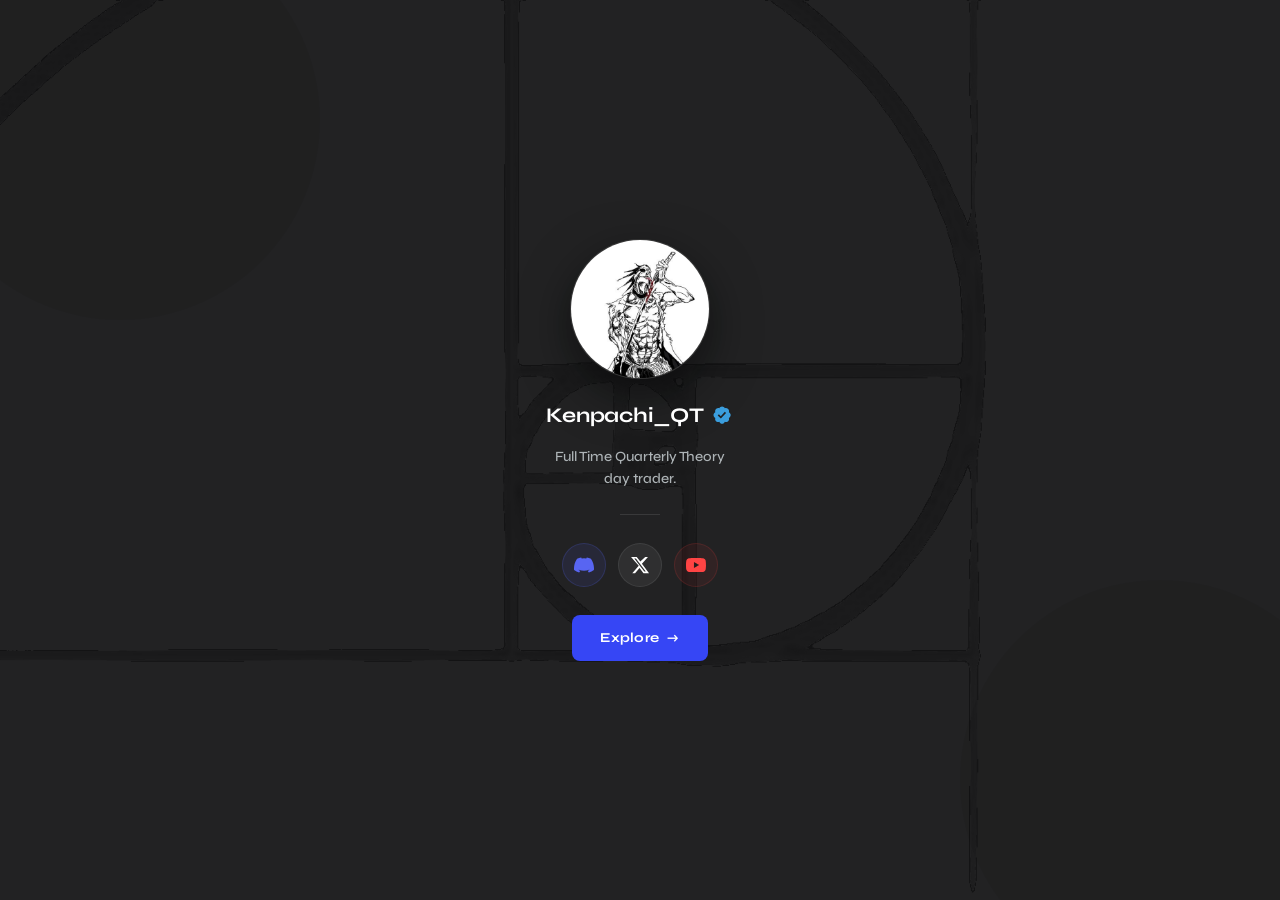
<file: index.html>
<!DOCTYPE html>
<html lang="en">
<head>
  <meta charset="UTF-8" />
  <meta name="viewport" content="width=device-width, initial-scale=1.0" />
  <title>Kenpachi Trades — Quarterly Theory</title>
  <meta name="description" content="Learn Quarterly Theory, access custom TradingView indicators, and save on top prop firm challenges." />
  <meta name="keywords" content="quarterly theory, trading education, prop firm, TradingView indicators, forex trading, kenpachi trades" />
  <meta property="og:title" content="Kenpachi Trades" />
  <meta property="og:description" content="Professional trading education. Quarterly Theory, custom indicators, and prop firm discounts." />
  <meta property="og:url" content="https://kenpachitrades.com" />
  <link rel="icon" type="image/png" href="images/logo.png" />
  <link rel="stylesheet" href="syle.css" />
  <link href="https://fonts.googleapis.com/css2?family=Syne:wght@400;500;600;700;800&display=swap" rel="stylesheet" />
  <style>
    /* ===== SPLASH SCREEN ===== */
    html { background: #0d0e14 !important; }
    body { padding-top: 0; background: transparent; }

    .splash {
      position: fixed;
      inset: 0;
      z-index: 1000;
      background-color: var(--bg);
      display: flex;
      flex-direction: column;
      align-items: center;
      justify-content: center;
      gap: 0;
    }

    .splash-bg {
      position: absolute;
      inset: 0;
      background-image: url('images/fibonacci.png');
      background-size: cover;
      background-position: center;
      background-repeat: no-repeat;
      opacity: 0.12;
      pointer-events: none;
    }

    .splash-inner {
      display: flex;
      flex-direction: column;
      align-items: center;
      gap: 20px;
      opacity: 0;
      transform: translateY(50px);
      transition: opacity 0.8s cubic-bezier(0.4,0,0.2,1), transform 0.8s cubic-bezier(0.4,0,0.2,1);
    }
    .splash-inner.visible {
      opacity: 1;
      transform: translateY(0);
    }

    .splash-avatar {
      width: 140px;
      height: 140px;
      border-radius: 50%;
      overflow: hidden;
      background: var(--bg3);
      border: 1px solid var(--border);
      box-shadow: 0 16px 48px rgba(0,0,0,0.5);
      display: flex;
      align-items: center;
      justify-content: center;
      flex-shrink: 0;
    }
    .splash-avatar img {
      width: 100%;
      height: 100%;
      object-fit: cover;
    }
    .splash-avatar.no-img::after {
      content: 'K';
      font-size: 3rem;
      font-weight: 700;
      color: var(--blue-bright);
    }

    .splash-name {
      display: flex;
      align-items: center;
      gap: 8px;
      font-size: 1.3rem;
      font-weight: 700;
      color: var(--text);
      letter-spacing: -0.01em;
    }
    .splash-name .verified {
      width: 22px;
      height: 22px;
      background: var(--blue);
      color: #fff;
      font-size: 0.68rem;
      font-weight: 700;
      border-radius: 50%;
      display: inline-flex;
      align-items: center;
      justify-content: center;
      flex-shrink: 0;
    }

    .splash-bio {
      font-size: 0.88rem;
      color: var(--text-muted);
      text-align: center;
      line-height: 1.55;
      margin-top: -6px;
    }

    .splash-socials {
      display: flex;
      gap: 12px;
      align-items: center;
      justify-content: center;
      margin-top: 4px;
    }
    .splash-socials .social-icon {
      width: 44px;
      height: 44px;
      border-radius: 50%;
      display: flex;
      align-items: center;
      justify-content: center;
      transition: all 0.2s cubic-bezier(0.4,0,0.2,1);
    }
    .splash-socials .social-icon:hover { transform: translateY(-3px); }
    .splash-socials .social-icon--discord {
      color: #5865F2;
      background: rgba(88,101,242,0.1);
      border: 1px solid rgba(88,101,242,0.2);
    }
    .splash-socials .social-icon--discord:hover {
      background: rgba(88,101,242,0.2);
      border-color: #5865F2;
      box-shadow: 0 4px 16px rgba(88,101,242,0.3);
    }
    .splash-socials .social-icon--x {
      color: #fff;
      background: rgba(255,255,255,0.06);
      border: 1px solid rgba(255,255,255,0.08);
    }
    .splash-socials .social-icon--x:hover {
      background: rgba(255,255,255,0.1);
      border-color: rgba(255,255,255,0.18);
    }
    .splash-socials .social-icon--yt {
      color: #ff4444;
      background: rgba(255,60,60,0.07);
      border: 1px solid rgba(255,60,60,0.15);
    }
    .splash-socials .social-icon--yt:hover {
      background: rgba(255,60,60,0.14);
      border-color: #ff4444;
      box-shadow: 0 4px 16px rgba(255,60,60,0.2);
    }

    .splash-divider {
      width: 40px;
      height: 1px;
      background: var(--border);
      margin: 4px 0;
    }

    .splash-enter {
      display: inline-flex;
      align-items: center;
      gap: 8px;
      font-family: var(--font);
      font-size: 0.85rem;
      font-weight: 700;
      color: #fff;
      background: var(--blue);
      border: none;
      border-radius: var(--radius);
      padding: 12px 28px;
      cursor: pointer;
      transition: all 0.2s cubic-bezier(0.4,0,0.2,1);
      letter-spacing: 0.02em;
      text-decoration: none;
      margin-top: 8px;
    }
    .splash-enter:hover {
      background: var(--blue-bright);
      transform: translateY(-1px);
      box-shadow: 0 6px 24px rgba(54,70,245,0.45);
    }
    .splash-enter::after { content: '→'; transition: transform 0.2s; }
    .splash-enter:hover::after { transform: translateX(4px); }

    /* Circles decoration like QTI */
    .splash-circles {
      position: absolute;
      pointer-events: none;
      opacity: 0.06;
    }
    .splash-circles.top-left {
      top: -80px;
      left: -80px;
      width: 400px;
      height: 400px;
    }
    .splash-circles.bottom-right {
      bottom: -80px;
      right: -80px;
      width: 400px;
      height: 400px;
    }
    .splash-circles svg circle {
      fill: none;
      stroke: var(--blue);
      stroke-width: 1;
    }
  </style>
</head>
<body>


  <!-- SPLASH -->
  <div class="splash" id="splash">
    <div class="splash-bg"></div>
    <!-- Decorative circles -->
    <svg class="splash-circles top-left" viewBox="0 0 400 400" xmlns="http://www.w3.org/2000/svg">
      <circle cx="200" cy="200" r="80"/>
      <circle cx="200" cy="200" r="120"/>
      <circle cx="200" cy="200" r="160"/>
      <circle cx="200" cy="200" r="200"/>
    </svg>
    <svg class="splash-circles bottom-right" viewBox="0 0 400 400" xmlns="http://www.w3.org/2000/svg">
      <circle cx="200" cy="200" r="80"/>
      <circle cx="200" cy="200" r="120"/>
      <circle cx="200" cy="200" r="160"/>
      <circle cx="200" cy="200" r="200"/>
    </svg>

    <div class="splash-inner" id="splashInner">

      <div class="splash-avatar" id="splashAvatar">
        <img src="images/avatar.png" alt="Kenpachi_QT"
             onerror="this.style.display='none';document.getElementById('splashAvatar').classList.add('no-img')" />
      </div>

      <div class="splash-name">
        Kenpachi_QT
        <svg width="22" height="22" viewBox="0 0 24 24" xmlns="http://www.w3.org/2000/svg" style="flex-shrink:0">
          <path d="M20.396 11c-.018-.646-.215-1.275-.57-1.816-.354-.54-.852-.972-1.438-1.246.223-.607.27-1.264.14-1.897-.131-.634-.437-1.218-.882-1.687-.47-.445-1.053-.75-1.687-.882-.633-.13-1.29-.083-1.897.14-.273-.587-.704-1.086-1.245-1.44S11.647 1.62 11 1.604c-.646.017-1.273.213-1.813.568s-.969.854-1.24 1.44c-.608-.223-1.267-.272-1.902-.14-.635.13-1.22.436-1.69.882-.445.47-.749 1.055-.878 1.688-.13.633-.08 1.29.144 1.896-.587.274-1.087.705-1.443 1.246-.356.54-.555 1.17-.574 1.817.02.647.218 1.276.574 1.817.356.540.856.972 1.443 1.245-.224.606-.274 1.263-.144 1.896.13.634.433 1.218.877 1.688.47.443 1.054.747 1.687.878.633.132 1.29.084 1.897-.136.274.586.705 1.084 1.246 1.439.54.354 1.17.551 1.816.569.647-.016 1.276-.213 1.817-.567s.972-.854 1.245-1.44c.604.239 1.266.296 1.903.164.636-.132 1.22-.447 1.68-.907.46-.46.776-1.044.908-1.681s.075-1.299-.165-1.903c.586-.274 1.084-.705 1.44-1.246.353-.54.551-1.17.568-1.816zM9.662 14.85l-3.429-3.428 1.293-1.302 2.072 2.072 4.4-4.794 1.347 1.246z" fill="#3b9edd"/>
        </svg>
      </div>

      <div class="splash-bio">
        Full Time Quarterly Theory<br>day trader.
      </div>

      <div class="splash-divider"></div>

      <div class="splash-socials">
        <a href="https://discord.com/invite/soulsocietydivision" target="_blank" class="social-icon social-icon--discord" aria-label="Discord">
          <svg width="20" height="20" viewBox="0 0 24 24" fill="currentColor"><path d="M20.317 4.37a19.791 19.791 0 0 0-4.885-1.515.074.074 0 0 0-.079.037c-.21.375-.444.864-.608 1.25a18.27 18.27 0 0 0-5.487 0 12.64 12.64 0 0 0-.617-1.25.077.077 0 0 0-.079-.037A19.736 19.736 0 0 0 3.677 4.37a.07.07 0 0 0-.032.027C.533 9.046-.32 13.58.099 18.057a.082.082 0 0 0 .031.057 19.9 19.9 0 0 0 5.993 3.03.078.078 0 0 0 .084-.028 14.09 14.09 0 0 0 1.226-1.994.076.076 0 0 0-.041-.106 13.107 13.107 0 0 1-1.872-.892.077.077 0 0 1-.008-.128 10.2 10.2 0 0 0 .372-.292.074.074 0 0 1 .077-.01c3.928 1.793 8.18 1.793 12.062 0a.074.074 0 0 1 .078.01c.12.098.246.198.373.292a.077.077 0 0 1-.006.127 12.299 12.299 0 0 1-1.873.892.077.077 0 0 0-.041.107c.36.698.772 1.362 1.225 1.993a.076.076 0 0 0 .084.028 19.839 19.839 0 0 0 6.002-3.03.077.077 0 0 0 .032-.054c.5-5.177-.838-9.674-3.549-13.66a.061.061 0 0 0-.031-.03z"/></svg>
        </a>
        <a href="https://x.com/kenpachit_qt" target="_blank" class="social-icon social-icon--x" aria-label="X / Twitter">
          <svg width="20" height="20" viewBox="0 0 24 24" fill="currentColor"><path d="M18.244 2.25h3.308l-7.227 8.26 8.502 11.24H16.17l-4.714-6.231-5.401 6.231H2.748l7.73-8.835L1.254 2.25H8.08l4.258 5.63 5.906-5.63zm-1.161 17.52h1.833L7.084 4.126H5.117z"/></svg>
        </a>
        <a href="https://youtube.com/@kenpachi_qt" target="_blank" class="social-icon social-icon--yt" aria-label="YouTube">
          <svg width="20" height="20" viewBox="0 0 24 24" fill="currentColor"><path d="M23.498 6.186a3.016 3.016 0 0 0-2.122-2.136C19.505 3.545 12 3.545 12 3.545s-7.505 0-9.377.505A3.017 3.017 0 0 0 .502 6.186C0 8.07 0 12 0 12s0 3.93.502 5.814a3.016 3.016 0 0 0 2.122 2.136c1.871.505 9.376.505 9.376.505s7.505 0 9.377-.505a3.015 3.015 0 0 0 2.122-2.136C24 15.93 24 12 24 12s0-3.93-.502-5.814zM9.545 15.568V8.432L15.818 12l-6.273 3.568z"/></svg>
        </a>
      </div>

      <a href="premium.html" class="splash-enter">Explore</a>

    </div>
  </div>

  <script>
    // Burger (kept for other pages)
    const burger = document.getElementById('burger');
    const menu = document.getElementById('mobileMenu');
    if (burger) burger.addEventListener('click', () => menu.classList.toggle('open'));

    // Trigger splash animation after tiny delay
    requestAnimationFrame(() => {
      setTimeout(() => {
        document.getElementById('splashInner').classList.add('visible');
      }, 80);
    });
  </script>
</body>
</html>
</file>
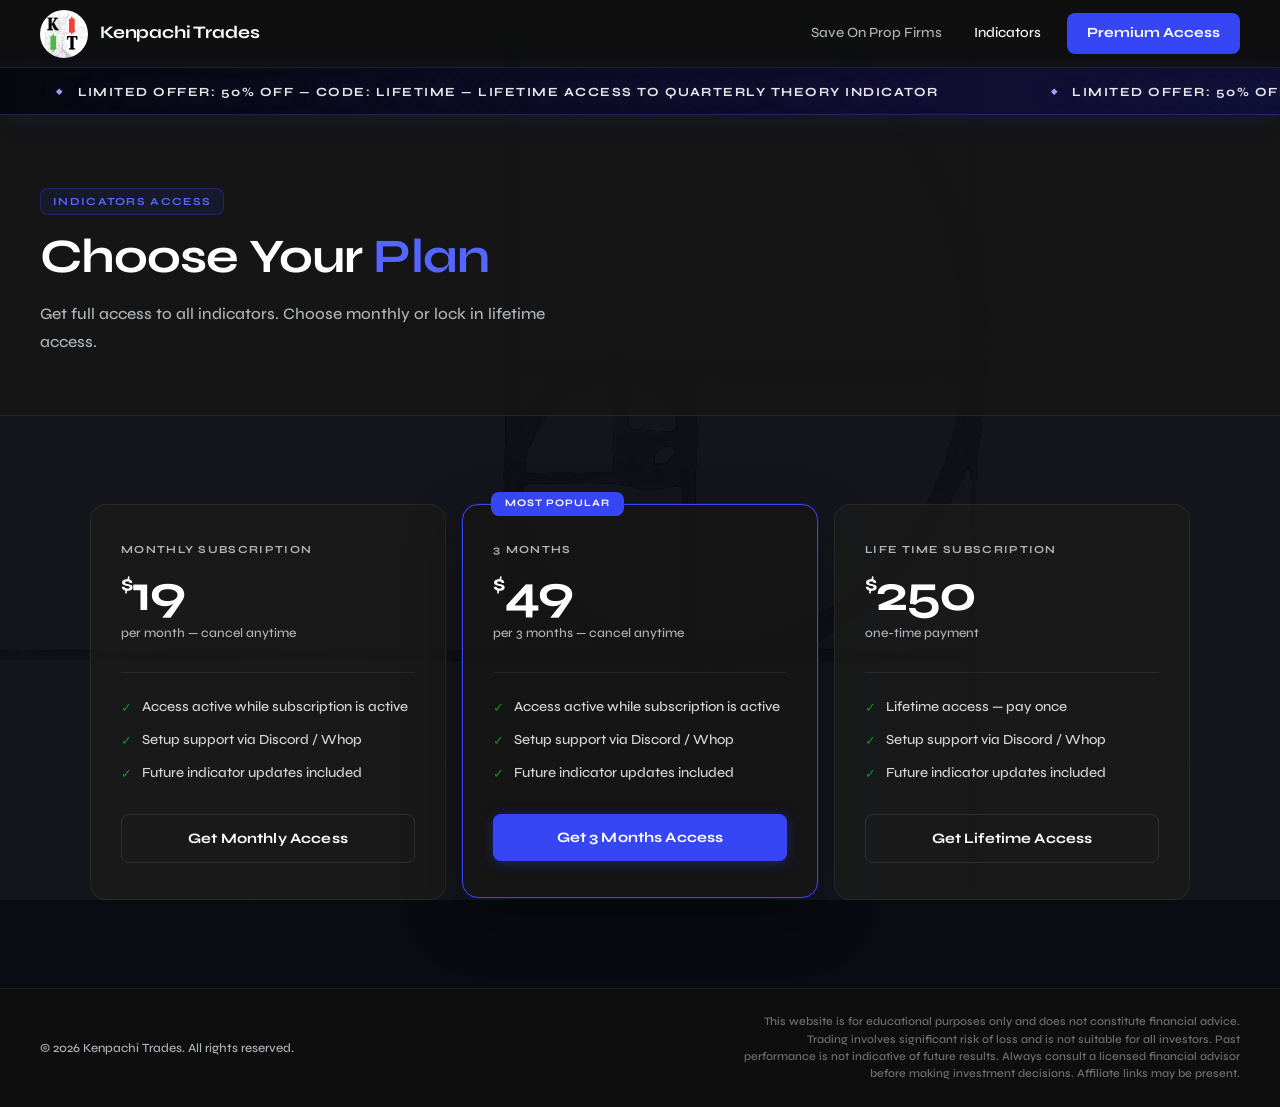
<file: indicators-plans.html>
<!DOCTYPE html>
<html lang="en">
<head>
  <meta charset="UTF-8" />
  <meta name="viewport" content="width=device-width, initial-scale=1.0" />
  <title>Indicators Plans — Kenpachi Trades</title>
  <meta name="description" content="Get access to Kenpachi Trades QT indicators. Choose monthly, 3-month, or lifetime access to all TradingView indicators." />
  <meta name="keywords" content="trading indicators subscription, TradingView indicator access, quarterly theory tools, kenpachi trades" />
  <meta property="og:title" content="Indicators Plans — Kenpachi Trades" />
  <meta property="og:description" content="Monthly, 3-month, or lifetime access to all Kenpachi Trades TradingView indicators." />
  <meta property="og:url" content="https://kenpachitrades.com/indicators-plans.html" />
  <link rel="icon" type="image/png" href="images/logo.png" />
  <link rel="stylesheet" href="syle.css" />
  <link href="https://fonts.googleapis.com/css2?family=Syne:wght@400;500;600;700;800&display=swap" rel="stylesheet" />
</head>
<body>

  <!-- PROMO TICKER -->
  <div class="promo-ticker">
    <div class="promo-ticker-track">
      <span>Limited Offer: 50% OFF — Code: LIFETIME — Lifetime Access to Quarterly Theory Indicator</span>
      <span>Limited Offer: 50% OFF — Code: LIFETIME — Lifetime Access to Quarterly Theory Indicator</span>
      <span>Limited Offer: 50% OFF — Code: LIFETIME — Lifetime Access to Quarterly Theory Indicator</span>
      <span>Limited Offer: 50% OFF — Code: LIFETIME — Lifetime Access to Quarterly Theory Indicator</span>
      <span>Limited Offer: 50% OFF — Code: LIFETIME — Lifetime Access to Quarterly Theory Indicator</span>
      <span>Limited Offer: 50% OFF — Code: LIFETIME — Lifetime Access to Quarterly Theory Indicator</span>
      <span>Limited Offer: 50% OFF — Code: LIFETIME — Lifetime Access to Quarterly Theory Indicator</span>
      <span>Limited Offer: 50% OFF — Code: LIFETIME — Lifetime Access to Quarterly Theory Indicator</span>
    </div>
  </div>

  <header class="nav">
    <div class="container nav-inner">
      <a href="index.html" class="logo">
        <img src="images/logo.png" alt="Kenpachi Trades Logo" class="logo-img" />
        Kenpachi Trades
      </a>
      <nav class="nav-links">
        <a href="prop-firms.html">Save On Prop Firms</a>
        <a href="indicators.html" class="active">Indicators</a>
        <a href="premium.html" class="nav-cta">Premium Access</a>
      </nav>
      <button class="burger" id="burger">&#9776;</button>
    </div>
    <div class="mobile-menu" id="mobileMenu">
      <a href="prop-firms.html">Save On Prop Firms</a>
      <a href="indicators.html">Indicators</a>
      <a href="premium.html">Premium Access</a>
    </div>
  </header>

  <!-- PAGE HERO -->
  <section class="page-hero">
    <div class="container">
      <div class="label reveal">Indicators Access</div>
      <h1 class="reveal reveal-delay-1">Choose Your <em>Plan</em></h1>
      <p class="reveal reveal-delay-2">Get full access to all indicators. Choose monthly or lock in lifetime access.</p>
    </div>
  </section>

  <section class="section">
    <div class="container">

      <div class="pricing-grid" style="grid-template-columns: repeat(auto-fit, minmax(280px, 1fr)); max-width: 1100px; margin: 0 auto;">

        <!-- MONTHLY -->
        <div class="price-card reveal reveal-delay-1">
          <div class="price-tier-name">Monthly Subscription</div>
          <div class="price-amount"><sup>$</sup>19</div>
          <div class="price-period">per month — cancel anytime</div>
          <div class="price-divider"></div>
          <ul class="price-features">

            <li><span class="check">✓</span> Access active while subscription is active</li>
            <li><span class="check">✓</span> Setup support via Discord / Whop</li>
            <li><span class="check">✓</span> Future indicator updates included</li>
          </ul>
          <a href="https://whop.com/checkout/plan_Pb6D59NtoYQbu" target="_blank" rel="noopener noreferrer" class="btn btn-ghost btn-block">Get Monthly Access</a>
        </div>

        <!-- 3 MONTHS -->
        <div class="price-card featured reveal reveal-delay-2">
          <div class="price-top-badge">Most Popular</div>
          <div class="price-tier-name">3 Months</div>
          <div class="price-amount"><sup>$</sup>49</div>
          <div class="price-period">per 3 months — cancel anytime</div>
          <div class="price-divider"></div>
          <ul class="price-features">

            <li><span class="check">✓</span> Access active while subscription is active</li>
            <li><span class="check">✓</span> Setup support via Discord / Whop</li>
            <li><span class="check">✓</span> Future indicator updates included</li>
          </ul>
          <a href="https://whop.com/checkout/plan_G2TPWnODqHxAE" target="_blank" rel="noopener noreferrer" class="btn btn-primary btn-block">Get 3 Months Access</a>
        </div>

        <!-- LIFETIME -->
        <div class="price-card reveal reveal-delay-2">
          <div class="price-tier-name">Life Time Subscription</div>
          <div class="price-amount"><sup>$</sup>250</div>
          <div class="price-period">one-time payment</div>
          <div class="price-divider"></div>
          <ul class="price-features">

            <li><span class="check">✓</span> Lifetime access — pay once</li>
            <li><span class="check">✓</span> Setup support via Discord / Whop</li>
            <li><span class="check">✓</span> Future indicator updates included</li>
          </ul>
          <a href="https://whop.com/checkout/plan_wQMuomyge6VNp" target="_blank" rel="noopener noreferrer" class="btn btn-ghost btn-block">Get Lifetime Access</a>
        </div>

      </div>

    </div>
  </section>

  <footer class="footer">
    <div class="container footer-bottom">
      <div class="footer-copy">© 2026 Kenpachi Trades. All rights reserved.</div>
      <div class="footer-disclaimer">This website is for educational purposes only and does not constitute financial advice. Trading involves significant risk of loss and is not suitable for all investors. Past performance is not indicative of future results. Always consult a licensed financial advisor before making investment decisions. Affiliate links may be present.</div>
    </div>
  </footer>

  <script>
    const burger = document.getElementById('burger');
    const menu = document.getElementById('mobileMenu');
    const ticker = document.querySelector('.promo-ticker');
    burger.addEventListener('click', () => {
      menu.classList.toggle('open');
      if (ticker) ticker.style.display = menu.classList.contains('open') ? 'none' : '';
    });
    menu.querySelectorAll('a').forEach(a => a.addEventListener('click', () => {
      menu.classList.remove('open');
      if (ticker) ticker.style.display = '';
    }));

    const observer = new IntersectionObserver(entries => {
      entries.forEach(e => { if (e.isIntersecting) { e.target.classList.add('visible'); observer.unobserve(e.target); } });
    }, { threshold: 0.07 });
    document.querySelectorAll('.reveal, .reveal-left, .reveal-right').forEach(el => observer.observe(el));
  </script>
</body>
</html>
</file>
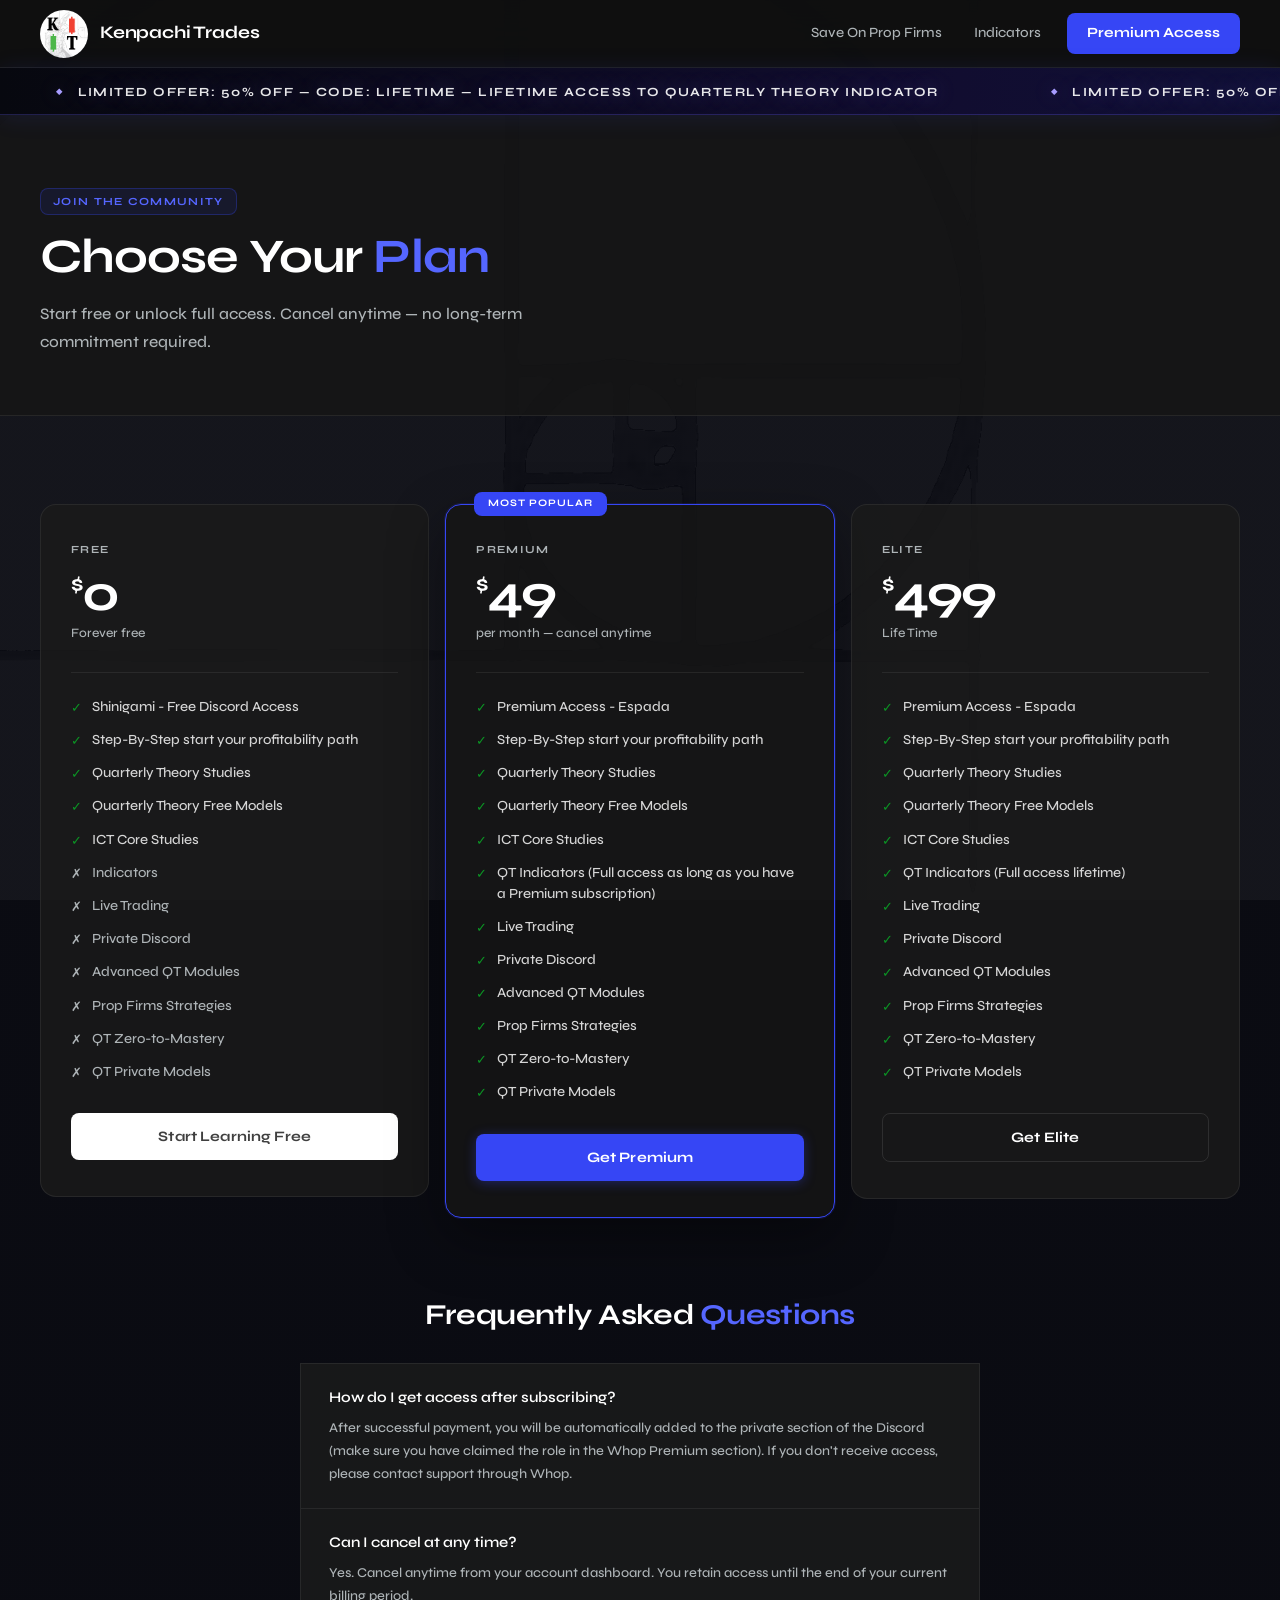
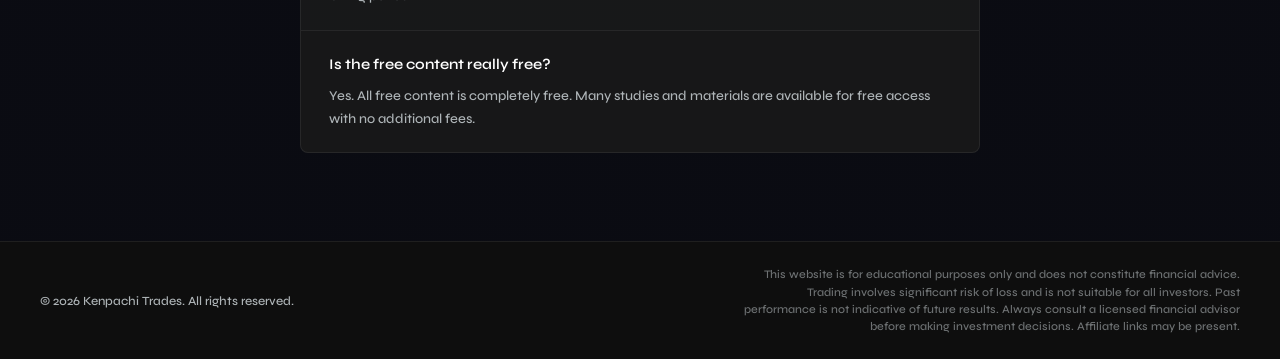
<file: premium.html>
<!DOCTYPE html>
<html lang="en">
<head>
  <meta charset="UTF-8" />
  <meta name="viewport" content="width=device-width, initial-scale=1.0" />
  <title>Premium Access — Kenpachi Trades</title>
  <meta name="description" content="Join Kenpachi Trades Premium. Get full access to Quarterly Theory courses, live trading sessions, private Discord, QT indicators, and prop firm strategies." />
  <meta name="keywords" content="trading premium membership, quarterly theory course, live trading, private discord, prop firm strategies, kenpachi trades" />
  <meta property="og:title" content="Premium Access — Kenpachi Trades" />
  <meta property="og:description" content="Full access to QT courses, live trading, private Discord and indicators. Start free or go Premium." />
  <meta property="og:url" content="https://kenpachitrades.com/premium.html" />
  <link rel="icon" type="image/png" href="images/logo.png" />
  <link rel="stylesheet" href="syle.css" />
  <link href="https://fonts.googleapis.com/css2?family=Syne:wght@400;500;600;700;800&display=swap" rel="stylesheet" />
</head>
<body>

  <!-- PROMO TICKER -->
  <div class="promo-ticker">
    <div class="promo-ticker-track">
      <span>Limited Offer: 50% OFF — Code: LIFETIME — Lifetime Access to Quarterly Theory Indicator</span>
      <span>Limited Offer: 50% OFF — Code: LIFETIME — Lifetime Access to Quarterly Theory Indicator</span>
      <span>Limited Offer: 50% OFF — Code: LIFETIME — Lifetime Access to Quarterly Theory Indicator</span>
      <span>Limited Offer: 50% OFF — Code: LIFETIME — Lifetime Access to Quarterly Theory Indicator</span>
      <span>Limited Offer: 50% OFF — Code: LIFETIME — Lifetime Access to Quarterly Theory Indicator</span>
      <span>Limited Offer: 50% OFF — Code: LIFETIME — Lifetime Access to Quarterly Theory Indicator</span>
      <span>Limited Offer: 50% OFF — Code: LIFETIME — Lifetime Access to Quarterly Theory Indicator</span>
      <span>Limited Offer: 50% OFF — Code: LIFETIME — Lifetime Access to Quarterly Theory Indicator</span>
    </div>
  </div>

  <header class="nav">
    <div class="container nav-inner">
      <a href="index.html" class="logo">
        <img src="images/logo.png" alt="Kenpachi Trades Logo" class="logo-img" />
        Kenpachi Trades
      </a>
      <nav class="nav-links">
        <a href="prop-firms.html">Save On Prop Firms</a>
        <a href="indicators.html">Indicators</a>
        <a href="premium.html" class="nav-cta active">Premium Access</a>
      </nav>
      <button class="burger" id="burger">&#9776;</button>
    </div>
    <div class="mobile-menu" id="mobileMenu">
      <a href="prop-firms.html">Save On Prop Firms</a>
      <a href="indicators.html">Indicators</a>
      <a href="premium.html">Premium Access</a>
    </div>
  </header>

  <!-- PAGE HERO -->
  <section class="page-hero">
    <div class="container">
      <div class="label reveal">Join the Community</div>
      <h1 class="reveal reveal-delay-1">Choose Your <em>Plan</em></h1>
      <p class="reveal reveal-delay-2">Start free or unlock full access. Cancel anytime — no long-term commitment required.</p>
    </div>
  </section>

  <section class="section">
    <div class="container">

      <div class="pricing-grid">

        <div class="price-card reveal reveal-delay-1">
          <div class="price-tier-name">Free</div>
          <div class="price-amount"><sup>$</sup>0</div>
          <div class="price-period">Forever free</div>
          <div class="price-divider"></div>
          <ul class="price-features">
            <li><span class="check">✓</span> Shinigami - Free Discord Access</li>
            <li><span class="check">✓</span> Step-By-Step start your profitability path</li>
            <li><span class="check">✓</span> Quarterly Theory Studies</li>
            <li><span class="check">✓</span> Quarterly Theory Free Models</li>
            <li><span class="check">✓</span> ICT Core Studies</li>
            <li class="inactive"><span class="cross">✗</span> Indicators</li>
            <li class="inactive"><span class="cross">✗</span> Live Trading</li>
            <li class="inactive"><span class="cross">✗</span> Private Discord</li>
            <li class="inactive"><span class="cross">✗</span> Advanced QT Modules</li>
            <li class="inactive"><span class="cross">✗</span> Prop Firms Strategies</li>
            <li class="inactive"><span class="cross">✗</span> QT Zero-to-Mastery</li>
            <li class="inactive"><span class="cross">✗</span> QT Private Models</li>
          </ul>
          <a href="https://whop.com/soul-society-division/soul-society-community-i/" target="_blank" rel="noopener noreferrer" class="btn btn-white btn-block">Start Learning Free</a>
        </div>

        <div class="price-card featured reveal reveal-delay-2">
          <div class="price-top-badge">Most Popular</div>
          <div class="price-tier-name">Premium</div>
          <div class="price-amount"><sup>$</sup>49</div>
          <div class="price-period">per month — cancel anytime</div>
          <div class="price-divider"></div>
          <ul class="price-features">
            <li><span class="check">✓</span> Premium Access - Espada</li>
            <li><span class="check">✓</span> Step-By-Step start your profitability path</li>
            <li><span class="check">✓</span> Quarterly Theory Studies</li>
            <li><span class="check">✓</span> Quarterly Theory Free Models</li>
            <li><span class="check">✓</span> ICT Core Studies</li>
            <li><span class="check">✓</span> QT Indicators (Full access as long as you have a Premium subscription)</li>
            <li><span class="check">✓</span> Live Trading</li>
            <li><span class="check">✓</span> Private Discord</li>
            <li><span class="check">✓</span> Advanced QT Modules</li>
            <li><span class="check">✓</span> Prop Firms Strategies</li>
            <li><span class="check">✓</span> QT Zero-to-Mastery</li>
            <li><span class="check">✓</span> QT Private Models</li>
          </ul>
          <a href="https://whop.com/checkout/plan_0irQZyuOVX59I" target="_blank" rel="noopener noreferrer" class="btn btn-primary btn-block">Get Premium</a>
        </div>

        <div class="price-card reveal reveal-delay-3">
          <div class="price-tier-name">Elite</div>
          <div class="price-amount"><sup>$</sup>499</div>
          <div class="price-period">Life Time</div>
          <div class="price-divider"></div>
          <ul class="price-features">
            <li><span class="check">✓</span> Premium Access - Espada</li>
            <li><span class="check">✓</span> Step-By-Step start your profitability path</li>
            <li><span class="check">✓</span> Quarterly Theory Studies</li>
            <li><span class="check">✓</span> Quarterly Theory Free Models</li>
            <li><span class="check">✓</span> ICT Core Studies</li>
            <li><span class="check">✓</span> QT Indicators (Full access lifetime)</li>
            <li><span class="check">✓</span> Live Trading</li>
            <li><span class="check">✓</span> Private Discord</li>
            <li><span class="check">✓</span> Advanced QT Modules</li>
            <li><span class="check">✓</span> Prop Firms Strategies</li>
            <li><span class="check">✓</span> QT Zero-to-Mastery</li>
            <li><span class="check">✓</span> QT Private Models</li>
          </ul>
          <a href="https://whop.com/checkout/plan_OqRT7PMSwsiyC" target="_blank" rel="noopener noreferrer" class="btn btn-ghost btn-block">Get Elite</a>
        </div>

      </div>

      <!-- FAQ -->
      <div class="faq-wrap">
        <div class="section-head center reveal" style="margin-bottom:32px;">
          <h2 style="font-size:1.8rem;">Frequently Asked <em>Questions</em></h2>
        </div>
        <div class="faq-item reveal reveal-delay-1">
          <div class="faq-q">How do I get access after subscribing?</div>
          <div class="faq-a">After successful payment, you will be automatically added to the private section of the Discord (make sure you have claimed the role in the Whop Premium section). If you don't receive access, please contact support through Whop.</div>
        </div>
        <div class="faq-item reveal reveal-delay-2">
          <div class="faq-q">Can I cancel at any time?</div>
          <div class="faq-a">Yes. Cancel anytime from your account dashboard. You retain access until the end of your current billing period.</div>
        </div>
        <div class="faq-item reveal reveal-delay-3">
          <div class="faq-q">Is the free content really free?</div>
          <div class="faq-a">Yes. All free content is completely free. Many studies and materials are available for free access with no additional fees.</div>
        </div>
      </div>

    </div>
  </section>

  <footer class="footer">
    <div class="container footer-bottom">
      <div class="footer-copy">© 2026 Kenpachi Trades. All rights reserved.</div>
      <div class="footer-disclaimer">This website is for educational purposes only and does not constitute financial advice. Trading involves significant risk of loss and is not suitable for all investors. Past performance is not indicative of future results. Always consult a licensed financial advisor before making investment decisions. Affiliate links may be present.</div>
    </div>
  </footer>

  <script>
    const burger = document.getElementById('burger');
    const menu = document.getElementById('mobileMenu');
    const ticker = document.querySelector('.promo-ticker');
    burger.addEventListener('click', () => {
      menu.classList.toggle('open');
      if (ticker) ticker.style.display = menu.classList.contains('open') ? 'none' : '';
    });
    menu.querySelectorAll('a').forEach(a => a.addEventListener('click', () => {
      menu.classList.remove('open');
      if (ticker) ticker.style.display = '';
    }));

    const observer = new IntersectionObserver(entries => {
      entries.forEach(e => { if (e.isIntersecting) { e.target.classList.add('visible'); observer.unobserve(e.target); } });
    }, { threshold: 0.07 });
    document.querySelectorAll('.reveal, .reveal-left, .reveal-right').forEach(el => observer.observe(el));
  </script>
</body>
</html>
</file>
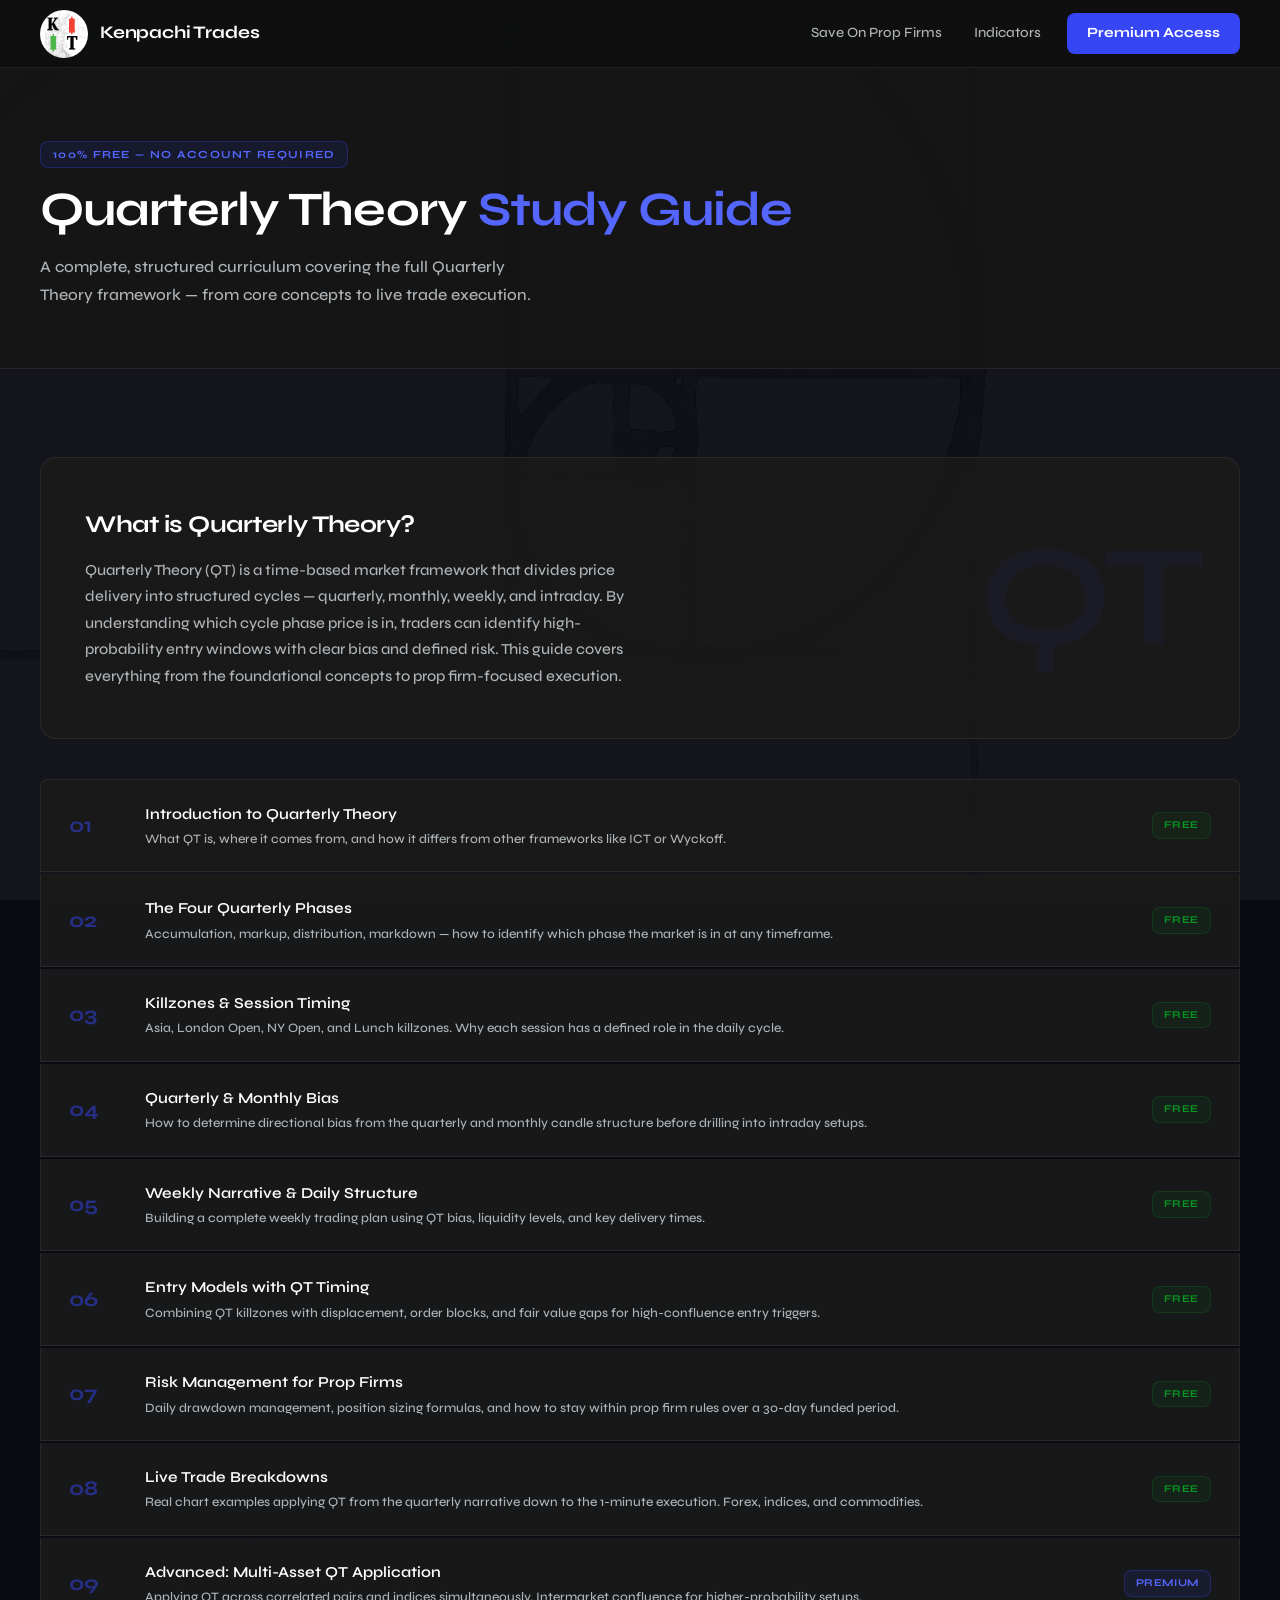
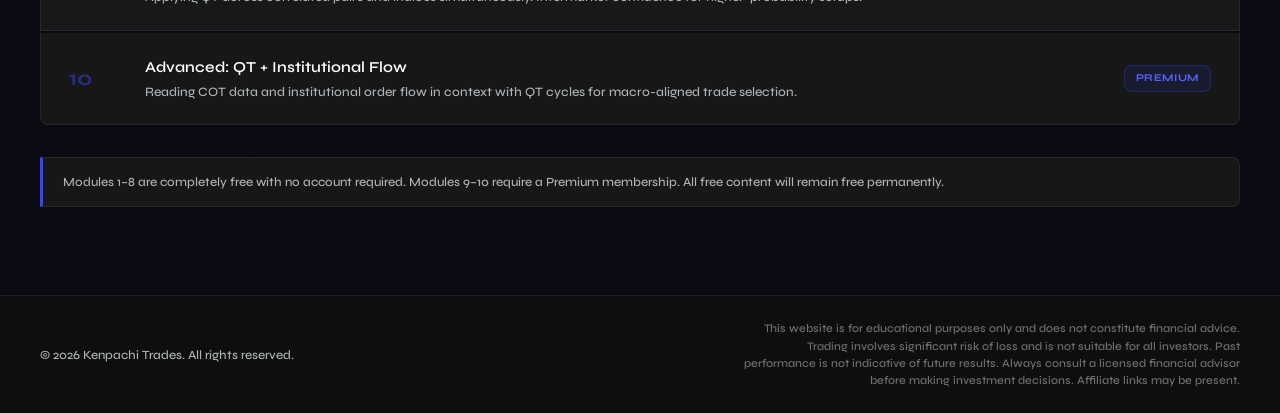
<file: quarterly-theory.html>
<!DOCTYPE html>
<html lang="en">
<head>
  <meta charset="UTF-8" />
  <meta name="viewport" content="width=device-width, initial-scale=1.0" />
  <title>Quarterly Theory Free Study Guide — Kenpachi Trades</title>
  <meta name="description" content="Free complete Quarterly Theory study guide. Learn QT phases, killzones, bias, entry models, and risk management for prop firms — 8 modules completely free." />
  <meta name="keywords" content="quarterly theory, QT trading, free trading course, killzones, market bias, prop firm trading strategy, quarterly theory study guide" />
  <meta property="og:title" content="Quarterly Theory Free Study Guide — Kenpachi Trades" />
  <meta property="og:description" content="Complete Quarterly Theory curriculum — 8 free modules covering phases, killzones, bias, entries and prop firm risk management." />
  <meta property="og:url" content="https://kenpachitrades.com/quarterly-theory.html" />
  <link rel="icon" type="image/png" href="images/logo.png" />
  <link rel="stylesheet" href="syle.css" />
  <link href="https://fonts.googleapis.com/css2?family=Syne:wght@400;500;600;700;800&display=swap" rel="stylesheet" />
</head>
<body>

  <header class="nav">
    <div class="container nav-inner">
      <a href="index.html" class="logo">
        <img src="images/logo.png" alt="Kenpachi Trades Logo" class="logo-img" />
        Kenpachi Trades
      </a>
      <nav class="nav-links">
        <a href="prop-firms.html">Save On Prop Firms</a>
        <a href="indicators.html">Indicators</a>
        <a href="premium.html" class="nav-cta">Premium Access</a>
      </nav>
      <button class="burger" id="burger">&#9776;</button>
    </div>
    <div class="mobile-menu" id="mobileMenu">
      <a href="prop-firms.html">Save On Prop Firms</a>
      <a href="indicators.html">Indicators</a>
      <a href="premium.html">Premium Access</a>
    </div>
  </header>

  <!-- PAGE HERO -->
  <section class="page-hero">
    <div class="container">
      <div class="label reveal">100% Free — No Account Required</div>
      <h1 class="reveal reveal-delay-1">Quarterly Theory <em>Study Guide</em></h1>
      <p class="reveal reveal-delay-2">A complete, structured curriculum covering the full Quarterly Theory framework — from core concepts to live trade execution.</p>
    </div>
  </section>

  <section class="section">
    <div class="container">

      <div class="qt-hero reveal">
        <h2>What is Quarterly Theory?</h2>
        <p>Quarterly Theory (QT) is a time-based market framework that divides price delivery into structured cycles — quarterly, monthly, weekly, and intraday. By understanding which cycle phase price is in, traders can identify high-probability entry windows with clear bias and defined risk. This guide covers everything from the foundational concepts to prop firm-focused execution.</p>
      </div>

      <div class="qt-modules">

        <div class="qt-module reveal reveal-delay-1">
          <div class="qt-module-num">01</div>
          <div>
            <div class="qt-module-title">Introduction to Quarterly Theory</div>
            <div class="qt-module-desc">What QT is, where it comes from, and how it differs from other frameworks like ICT or Wyckoff.</div>
          </div>
          <span class="qt-badge badge-free">Free</span>
        </div>

        <div class="qt-module reveal reveal-delay-2">
          <div class="qt-module-num">02</div>
          <div>
            <div class="qt-module-title">The Four Quarterly Phases</div>
            <div class="qt-module-desc">Accumulation, markup, distribution, markdown — how to identify which phase the market is in at any timeframe.</div>
          </div>
          <span class="qt-badge badge-free">Free</span>
        </div>

        <div class="qt-module reveal reveal-delay-3">
          <div class="qt-module-num">03</div>
          <div>
            <div class="qt-module-title">Killzones &amp; Session Timing</div>
            <div class="qt-module-desc">Asia, London Open, NY Open, and Lunch killzones. Why each session has a defined role in the daily cycle.</div>
          </div>
          <span class="qt-badge badge-free">Free</span>
        </div>

        <div class="qt-module reveal reveal-delay-4">
          <div class="qt-module-num">04</div>
          <div>
            <div class="qt-module-title">Quarterly &amp; Monthly Bias</div>
            <div class="qt-module-desc">How to determine directional bias from the quarterly and monthly candle structure before drilling into intraday setups.</div>
          </div>
          <span class="qt-badge badge-free">Free</span>
        </div>

        <div class="qt-module reveal reveal-delay-1">
          <div class="qt-module-num">05</div>
          <div>
            <div class="qt-module-title">Weekly Narrative &amp; Daily Structure</div>
            <div class="qt-module-desc">Building a complete weekly trading plan using QT bias, liquidity levels, and key delivery times.</div>
          </div>
          <span class="qt-badge badge-free">Free</span>
        </div>

        <div class="qt-module reveal reveal-delay-2">
          <div class="qt-module-num">06</div>
          <div>
            <div class="qt-module-title">Entry Models with QT Timing</div>
            <div class="qt-module-desc">Combining QT killzones with displacement, order blocks, and fair value gaps for high-confluence entry triggers.</div>
          </div>
          <span class="qt-badge badge-free">Free</span>
        </div>

        <div class="qt-module reveal reveal-delay-3">
          <div class="qt-module-num">07</div>
          <div>
            <div class="qt-module-title">Risk Management for Prop Firms</div>
            <div class="qt-module-desc">Daily drawdown management, position sizing formulas, and how to stay within prop firm rules over a 30-day funded period.</div>
          </div>
          <span class="qt-badge badge-free">Free</span>
        </div>

        <div class="qt-module reveal reveal-delay-4">
          <div class="qt-module-num">08</div>
          <div>
            <div class="qt-module-title">Live Trade Breakdowns</div>
            <div class="qt-module-desc">Real chart examples applying QT from the quarterly narrative down to the 1-minute execution. Forex, indices, and commodities.</div>
          </div>
          <span class="qt-badge badge-free">Free</span>
        </div>

        <div class="qt-module reveal reveal-delay-1">
          <div class="qt-module-num">09</div>
          <div>
            <div class="qt-module-title">Advanced: Multi-Asset QT Application</div>
            <div class="qt-module-desc">Applying QT across correlated pairs and indices simultaneously. Intermarket confluence for higher-probability setups.</div>
          </div>
          <span class="qt-badge badge-premium">Premium</span>
        </div>

        <div class="qt-module reveal reveal-delay-2">
          <div class="qt-module-num">10</div>
          <div>
            <div class="qt-module-title">Advanced: QT + Institutional Flow</div>
            <div class="qt-module-desc">Reading COT data and institutional order flow in context with QT cycles for macro-aligned trade selection.</div>
          </div>
          <span class="qt-badge badge-premium">Premium</span>
        </div>

      </div>

      <div class="risk-note reveal">
        Modules 1–8 are completely free with no account required. Modules 9–10 require a <a href="premium.html" style="color:var(--cyan);">Premium membership</a>. All free content will remain free permanently.
      </div>

    </div>
  </section>

  <footer class="footer">
    <div class="container footer-bottom">
      <div class="footer-copy">© 2026 Kenpachi Trades. All rights reserved.</div>
      <div class="footer-disclaimer">This website is for educational purposes only and does not constitute financial advice. Trading involves significant risk of loss and is not suitable for all investors. Past performance is not indicative of future results. Always consult a licensed financial advisor before making investment decisions. Affiliate links may be present.</div>
    </div>
  </footer>

  <script>
    const burger = document.getElementById('burger');
    const menu = document.getElementById('mobileMenu');
    burger.addEventListener('click', () => menu.classList.toggle('open'));
    menu.querySelectorAll('a').forEach(a => a.addEventListener('click', () => menu.classList.remove('open')));

    const observer = new IntersectionObserver(entries => {
      entries.forEach(e => { if (e.isIntersecting) { e.target.classList.add('visible'); observer.unobserve(e.target); } });
    }, { threshold: 0.07 });
    document.querySelectorAll('.reveal, .reveal-left, .reveal-right').forEach(el => observer.observe(el));
  </script>
</body>
</html>
</file>
<file: syle.css>
/* ===== PROMO TICKER ===== */
.promo-ticker {
  width: 100%;
  background: linear-gradient(90deg, #07080f 0%, #110d30 25%, #0d1540 50%, #110d30 75%, #07080f 100%);
  background-size: 300% 100%;
  animation: ticker-bg 7s ease-in-out infinite;
  overflow: hidden;
  white-space: nowrap;
  padding: 10px 0;
  position: relative;
  z-index: 1001;
  border-bottom: 1px solid rgba(108,99,255,0.25);
  box-shadow: 0 2px 24px rgba(54,70,245,0.12);
}
.promo-ticker-track { display: inline-flex; animation: ticker-scroll 38s linear infinite; }
.promo-ticker-track:hover { animation-play-state: paused; }
.promo-ticker-track span {
  display: inline-block;
  padding: 0 56px;
  font-size: 0.78rem;
  font-weight: 700;
  color: rgba(255,255,255,0.9);
  letter-spacing: 0.12em;
  text-transform: uppercase;
  text-shadow: 0 0 20px rgba(168,156,255,0.4);
}
.promo-ticker-track span::before { content: '◆'; margin-right: 14px; color: #a89cff; font-size: 0.5rem; vertical-align: middle; }
@keyframes ticker-scroll { 0% { transform: translateX(0); } 100% { transform: translateX(-50%); } }
@keyframes ticker-bg { 0%, 100% { background-position: 0% 50%; } 50% { background-position: 100% 50%; } }

/* ===== RESET ===== */
*, *::before, *::after { box-sizing: border-box; margin: 0; padding: 0; }

:root {
  --bg:           rgba(21,21,21,0.82);
  --bg2:          rgba(26,26,26,0.85);
  --bg3:          rgba(32,32,32,0.9);
  --bg4:          rgba(40,40,40,0.94);
  --nav-bg:       rgba(15,15,15,0.92);
  --blue:         #3646f5;
  --blue-dim:     #2538e0;
  --blue-bright:  #5566ff;
  --blue-light:   #e8edff;
  --blue-glow:    rgba(54,70,245,0.1);
  --blue-line:    rgba(54,70,245,0.3);
  --green:        #0b9524;
  --green-light:  #ecfdf3;
  --text:         #ffffff;
  --text-dim:     #d6d6d6;
  --text-muted:   #aeb4b7;
  --border:       rgba(255,255,255,0.1);
  --border2:      rgba(255,255,255,0.07);
  --radius:       8px;
  --radius-lg:    12px;
  --radius-xl:    16px;
  --font:         'Syne', sans-serif;
  --nav-h:        68px;
  --ease:         cubic-bezier(0.4,0,0.2,1);
}

/* ===== KEYFRAMES ===== */
@keyframes glow-pulse {
  0%, 100% { box-shadow: 0 0 20px rgba(54,70,245,0.25), 0 4px 20px rgba(0,0,0,0.4); }
  50%       { box-shadow: 0 0 48px rgba(54,70,245,0.55), 0 4px 20px rgba(0,0,0,0.4); }
}
@keyframes shimmer {
  0%   { background-position: -200% center; }
  100% { background-position:  200% center; }
}
@keyframes gradient-x {
  0%, 100% { background-position: 0% 50%; }
  50%       { background-position: 100% 50%; }
}
@keyframes float {
  0%, 100% { transform: translateY(0); }
  50%       { transform: translateY(-8px); }
}

html {
  scroll-behavior: smooth;
  background: linear-gradient(rgba(10,11,18,0.92), rgba(10,11,18,0.92)), url('images/fibonacci.png') center/cover fixed;
  background-color: #0d0e14;
}

body {
  background: transparent;
  color: var(--text);
  font-family: var(--font);
  font-size: 1rem;
  font-weight: 500;
  line-height: 1.6;
  overflow-x: hidden;
  padding-top: var(--nav-h);
  -webkit-font-smoothing: antialiased;
  -moz-osx-font-smoothing: grayscale;
}

a { text-decoration: none; color: inherit; }

.container {
  max-width: 1280px;
  margin: 0 auto;
  padding: 0 40px;
}

/* ===== SCROLL ANIMATIONS ===== */
.reveal {
  opacity: 0;
  transform: translateY(28px);
  transition: opacity 0.65s var(--ease), transform 0.65s var(--ease);
}
.reveal.visible { opacity: 1; transform: translateY(0); }

.reveal-left {
  opacity: 0;
  transform: translateX(-36px);
  transition: opacity 0.65s var(--ease), transform 0.65s var(--ease);
}
.reveal-left.visible { opacity: 1; transform: translateX(0); }

.reveal-right {
  opacity: 0;
  transform: translateX(36px);
  transition: opacity 0.65s var(--ease), transform 0.65s var(--ease);
}
.reveal-right.visible { opacity: 1; transform: translateX(0); }

.reveal-delay-1 { transition-delay: 0.08s; }
.reveal-delay-2 { transition-delay: 0.16s; }
.reveal-delay-3 { transition-delay: 0.24s; }
.reveal-delay-4 { transition-delay: 0.32s; }
.reveal-delay-5 { transition-delay: 0.40s; }
.reveal-delay-6 { transition-delay: 0.48s; }

/* ===== LOGO ===== */
.logo-img {
  width: 48px;
  height: 48px;
  border-radius: 50%;
  object-fit: cover;
  flex-shrink: 0;
  transition: transform 0.3s var(--ease);
}
.logo:hover .logo-img { transform: scale(1.06); }

/* ===== BUTTONS ===== */
.btn {
  display: inline-flex;
  align-items: center;
  gap: 8px;
  font-family: var(--font);
  font-weight: 700;
  font-size: 0.9rem;
  letter-spacing: 0.01em;
  border-radius: var(--radius);
  padding: 12px 28px;
  cursor: pointer;
  transition: all 0.2s var(--ease);
  border: none;
  white-space: nowrap;
}

.btn-primary {
  background: var(--blue);
  color: #fff;
  box-shadow: 0 2px 12px rgba(54,70,245,0.35);
}
.btn-primary:hover {
  background: var(--blue-bright);
  transform: translateY(-1px);
  box-shadow: 0 6px 24px rgba(54,70,245,0.5);
}

.btn-ghost {
  background: transparent;
  color: #fff;
  border: 1px solid var(--border);
}
.btn-ghost:hover {
  background: rgba(255,255,255,0.05);
  border-color: rgba(255,255,255,0.2);
  transform: translateY(-1px);
}

.btn-dark {
  background: var(--bg3);
  color: var(--text);
  border: 1px solid var(--border2);
}
.btn-dark:hover {
  background: var(--bg4);
  border-color: var(--border);
  transform: translateY(-1px);
}

.btn-white {
  background: #fff;
  color: var(--bg);
  font-weight: 700;
}
.btn-white:hover {
  background: #f0f0f0;
  transform: translateY(-1px);
}

.btn-sm   { padding: 8px 18px; font-size: 0.82rem; }
.btn-block { width: 100%; justify-content: center; }

/* ===== NAV ===== */
.nav {
  position: fixed;
  top: 0; left: 0; right: 0;
  z-index: 200;
  height: var(--nav-h);
  display: flex;
  align-items: center;
  background: rgba(15,15,15,0.95);
  backdrop-filter: blur(20px);
  -webkit-backdrop-filter: blur(20px);
  border-bottom: 1px solid var(--border2);
  transition: background 0.3s;
}
.nav-inner {
  display: flex;
  align-items: center;
  justify-content: space-between;
  width: 100%;
}
.logo {
  display: flex;
  align-items: center;
  gap: 12px;
  font-size: 1.1rem;
  font-weight: 700;
  color: var(--text);
  letter-spacing: -0.01em;
}
.nav-links {
  display: flex;
  align-items: center;
  gap: 4px;
}
.nav-links a {
  font-size: 0.88rem;
  font-weight: 500;
  color: var(--text-muted);
  padding: 8px 14px;
  border-radius: var(--radius);
  transition: all 0.2s var(--ease);
}
.nav-links a:hover { color: var(--text); background: rgba(255,255,255,0.05); }
.nav-links a.active { color: var(--text); }
.nav-links .nav-cta {
  background: var(--blue);
  color: #fff !important;
  font-weight: 700;
  padding: 9px 20px;
  margin-left: 8px;
  border-radius: var(--radius);
}
.nav-links .nav-cta:hover {
  background: var(--blue-bright);
  transform: translateY(-1px);
  box-shadow: 0 4px 20px rgba(54,70,245,0.45);
}

.burger {
  display: none;
  background: none;
  border: 1px solid var(--border2);
  color: var(--text-muted);
  width: 38px; height: 38px;
  border-radius: var(--radius);
  font-size: 1rem;
  cursor: pointer;
  align-items: center;
  justify-content: center;
  transition: all 0.2s;
}
.burger:hover { border-color: var(--border); color: var(--text); }

.mobile-menu {
  display: none;
  flex-direction: column;
  background: rgba(15,15,15,0.98);
  backdrop-filter: blur(20px);
  border-bottom: 1px solid var(--border2);
  position: fixed;
  top: var(--nav-h); left: 0; right: 0;
  z-index: 1002;
}
.mobile-menu.open { display: flex; }
.mobile-menu a {
  padding: 14px 28px;
  font-size: 0.92rem;
  color: var(--text-muted);
  border-bottom: 1px solid var(--border2);
  transition: all 0.18s;
}
.mobile-menu a:hover { color: var(--text); background: rgba(255,255,255,0.03); }

/* ===== ACCENT LINE ===== */
.accent-line {
  height: 1px;
  background: linear-gradient(90deg, transparent, var(--blue), var(--blue-bright), var(--blue), transparent);
  background-size: 200% 100%;
  animation: gradient-x 4s ease-in-out infinite;
}

/* ===== STATS BAR ===== */
.stats-bar {
  background: var(--bg2);
  border-bottom: 1px solid var(--border2);
  display: flex;
}
.stat-item {
  flex: 1;
  padding: 20px 24px;
  border-right: 1px solid var(--border2);
  display: flex;
  flex-direction: column;
  align-items: center;
  gap: 4px;
}
.stat-item:last-child { border-right: none; }
.stat-value {
  font-size: 1.65rem;
  font-weight: 700;
  color: var(--text);
  letter-spacing: -0.03em;
  line-height: 1;
}
.stat-label {
  font-size: 0.68rem;
  color: var(--text-muted);
  font-weight: 500;
  letter-spacing: 0.08em;
  text-transform: uppercase;
}

/* ===== PAGE HERO ===== */
.page-hero {
  background: var(--bg);
  padding: 72px 0 60px;
  position: relative;
  overflow: hidden;
}
.page-hero::after {
  content: '';
  position: absolute;
  bottom: 0; left: 0; right: 0; height: 1px;
  background: var(--border2);
}
.page-hero .label { margin-bottom: 16px; }
.page-hero h1 {
  font-size: clamp(2rem, 4vw, 3rem);
  font-weight: 700;
  color: var(--text);
  letter-spacing: -0.02em;
  line-height: 1.1;
  margin-bottom: 16px;
}
.page-hero h1 em { color: var(--blue-bright); font-style: normal; }
.page-hero p {
  font-size: 1rem;
  color: var(--text-muted);
  max-width: 520px;
  line-height: 1.75;
}

/* ===== HOME HERO ===== */
.home-main { width: 100%; }

.home-hero {
  display: flex;
  align-items: center;
  gap: 24px;
  width: 100%;
  padding: 28px 40px 20px;
}
.hero-video-wrap { flex: 1; min-width: 0; }

.slideshow {
  position: relative;
  width: 100%;
  aspect-ratio: 16 / 9;
  border-radius: var(--radius-lg);
  overflow: hidden;
  background: var(--bg2);
  border: 1px solid var(--border2);
  box-shadow: 0 24px 64px rgba(0,0,0,0.5);
  transition: box-shadow 0.4s var(--ease);
}
.slideshow:hover {
  box-shadow: 0 32px 80px rgba(0,0,0,0.65);
  border-color: var(--border);
}
.slides { position: relative; width: 100%; height: 100%; }
.slide {
  position: absolute; inset: 0;
  width: 100%; height: 100%;
  object-fit: cover;
  opacity: 0;
  transition: opacity 0.85s var(--ease);
  pointer-events: none;
}
.slide:first-child, .slide.active { opacity: 1; pointer-events: auto; }

.slide-btn {
  position: absolute;
  top: 50%; transform: translateY(-50%);
  background: rgba(15,15,15,0.8);
  backdrop-filter: blur(8px);
  border: 1px solid var(--border);
  color: var(--text);
  font-size: 1.6rem;
  width: 44px; height: 44px;
  border-radius: 50%;
  cursor: pointer;
  display: flex; align-items: center; justify-content: center;
  transition: all 0.2s var(--ease);
  z-index: 2;
  opacity: 0;
}
.slideshow:hover .slide-btn { opacity: 1; }
.slide-btn:hover {
  background: var(--blue);
  border-color: var(--blue);
  transform: translateY(-50%) scale(1.08);
}
.slide-btn.prev { left: 14px; }
.slide-btn.next { right: 14px; }

.slide-dots {
  position: absolute;
  bottom: 14px; left: 50%;
  transform: translateX(-50%);
  display: flex; gap: 6px; z-index: 2;
}
.dot {
  width: 7px; height: 7px;
  border-radius: 4px;
  background: rgba(255,255,255,0.2);
  cursor: pointer;
  transition: background 0.25s, width 0.3s var(--ease);
}
.dot.active { background: var(--blue-bright); width: 20px; }

/* PROFILE CARD */
.hero-profile {
  flex: 0 0 clamp(200px, 28%, 320px);
  display: flex;
  flex-direction: column;
  align-items: center;
  justify-content: center;
  gap: 14px;
}
.profile-avatar {
  width: min(85%, 240px);
  aspect-ratio: 1 / 1;
  height: auto;
  border-radius: 50%;
  overflow: hidden;
  background: var(--bg3);
  border: 1px solid var(--border);
  box-shadow: 0 16px 48px rgba(0,0,0,0.5);
  display: flex; align-items: center; justify-content: center;
  transition: box-shadow 0.4s, transform 0.4s, border-color 0.3s;
}
.hero-profile:hover .profile-avatar {
  transform: scale(1.03) translateY(-4px);
  border-color: var(--blue);
  box-shadow: 0 24px 64px rgba(0,0,0,0.6), 0 0 0 3px rgba(54,70,245,0.2);
}
.profile-avatar img { width: 100%; height: 100%; object-fit: cover; }
.profile-avatar.avatar-placeholder::after {
  content: 'K';
  font-size: 3.5rem;
  font-weight: 700;
  color: var(--blue-bright);
}
.profile-name {
  font-size: 1rem;
  font-weight: 700;
  color: var(--text);
  text-align: center;
  display: flex; align-items: center; gap: 8px;
}
.verified {
  display: inline-flex; align-items: center; justify-content: center;
  width: 20px; height: 20px;
  background: var(--blue);
  color: #fff;
  font-size: 0.65rem; font-weight: 700;
  border-radius: 50%; flex-shrink: 0;
}
.profile-bio {
  font-size: 0.82rem;
  color: var(--text-muted);
  text-align: center;
  line-height: 1.5;
}
.profile-socials {
  display: flex; gap: 10px;
  align-items: center; justify-content: center;
  margin-top: 4px;
}
.social-icon {
  width: 38px; height: 38px;
  border-radius: 50%;
  display: flex; align-items: center; justify-content: center;
  transition: all 0.22s var(--ease);
}
.social-icon:hover { transform: translateY(-3px); }
.social-icon--discord { color: #5865F2; background: rgba(88,101,242,0.1); border: 1px solid rgba(88,101,242,0.2); }
.social-icon--discord:hover { background: rgba(88,101,242,0.2); border-color: #5865F2; box-shadow: 0 4px 16px rgba(88,101,242,0.3); }
.social-icon--x { color: #fff; background: rgba(255,255,255,0.06); border: 1px solid var(--border2); }
.social-icon--x:hover { background: rgba(255,255,255,0.1); border-color: var(--border); }
.social-icon--yt { color: #ff4444; background: rgba(255,60,60,0.07); border: 1px solid rgba(255,60,60,0.15); }
.social-icon--yt:hover { background: rgba(255,60,60,0.14); border-color: #ff4444; box-shadow: 0 4px 16px rgba(255,60,60,0.2); }

/* HOME BELOW */
.home-below {
  display: flex;
  width: 100%;
  padding: 0 40px;
  gap: 40px;
}
.home-below-left {
  flex: 1; min-width: 0;
  display: flex; flex-direction: column;
  align-items: flex-start;
  gap: 22px;
  padding: 20px 0 40px;
}
.home-below-right { flex: 0 0 clamp(200px, 28%, 320px); }

.btn-cta {
  font-size: 0.95rem;
  padding: 14px 36px;
  border-radius: var(--radius);
  font-weight: 700;
  letter-spacing: 0.01em;
  background: var(--blue);
  color: #fff;
  box-shadow: 0 4px 20px rgba(54,70,245,0.35);
  transition: all 0.2s var(--ease);
  display: inline-flex; align-items: center; gap: 10px;
  align-self: center;
  border: none;
}
.btn-cta::after { content: '→'; font-size: 1rem; transition: transform 0.2s; }
.btn-cta:hover {
  background: var(--blue-bright);
  box-shadow: 0 8px 32px rgba(54,70,245,0.5);
  transform: translateY(-1px);
}
.btn-cta:hover::after { transform: translateX(4px); }

/* APPLY FORM */
.apply-block { width: 100%; display: flex; flex-direction: column; align-items: flex-start; }
.apply-label {
  font-size: 0.68rem; font-weight: 700;
  letter-spacing: 0.12em; text-transform: uppercase;
  color: var(--blue-bright); margin-bottom: 8px; display: block;
}
.apply-title {
  font-size: 1.25rem; font-weight: 700;
  color: var(--text); letter-spacing: -0.02em;
  margin-bottom: 4px; line-height: 1.2;
}
.apply-sub { font-size: 0.85rem; color: var(--text-muted); margin-bottom: 16px; }
.apply-form {
  display: flex;
  max-width: 440px;
  border: 1px solid var(--border2);
  border-radius: var(--radius);
  overflow: hidden;
  background: var(--bg2);
  transition: border-color 0.2s, box-shadow 0.2s;
}
.apply-form:focus-within {
  border-color: rgba(54,70,245,0.5);
  box-shadow: 0 0 0 3px rgba(54,70,245,0.08);
}
.apply-input {
  flex: 1; background: transparent; border: none;
  padding: 13px 16px; font-size: 0.875rem;
  font-family: var(--font); color: var(--text); outline: none;
}
.apply-input::placeholder { color: var(--text-muted); }
.apply-form .btn {
  border-radius: 0; padding: 13px 20px; font-size: 0.875rem;
  background: var(--blue);
  color: #fff; border: none; font-weight: 700;
}
.apply-form .btn:hover { background: var(--blue-bright); transform: none; box-shadow: none; }

/* REVIEWS */
.home-reviews { padding: 8px 0 64px; }
.reviews-track {
  display: flex; gap: 12px;
  padding: 0 40px;
  overflow-x: auto;
  scrollbar-width: none; -ms-overflow-style: none;
  scroll-snap-type: x mandatory;
}
.reviews-track::-webkit-scrollbar { display: none; }
.review-card {
  flex-shrink: 0; width: 240px;
  background: var(--bg2);
  border: 1px solid var(--border2);
  border-radius: var(--radius);
  padding: 20px 18px;
  scroll-snap-align: start;
  transition: all 0.2s var(--ease);
}
.review-card:hover {
  border-color: var(--border);
  transform: translateY(-3px);
  box-shadow: 0 12px 40px rgba(0,0,0,0.4);
}
.review-stars { color: var(--blue-bright); font-size: 0.82rem; margin-bottom: 10px; letter-spacing: 1px; }
.review-card p { font-size: 0.82rem; color: var(--text-dim); line-height: 1.65; margin-bottom: 12px; }
.review-author { font-size: 0.76rem; color: var(--text-muted); font-weight: 600; }

/* ===== SECTION BASE ===== */
.section { padding: 88px 0; }
.section-dark { background: var(--bg2); }
.section-head { margin-bottom: 52px; }
.section-head.center { text-align: center; }
.section-head.center p { margin: 0 auto; }
.section-head h2 {
  font-size: clamp(1.9rem, 3.5vw, 2.6rem);
  font-weight: 700;
  letter-spacing: -0.02em;
  color: var(--text);
  margin-bottom: 12px;
  line-height: 1.15;
}
.section-head h2 em { color: var(--blue-bright); font-style: normal; }
.section-head p { color: var(--text-muted); font-size: 1rem; max-width: 520px; line-height: 1.75; }

.label {
  display: inline-block;
  font-size: 0.68rem; font-weight: 700;
  letter-spacing: 0.12em; text-transform: uppercase;
  color: var(--blue-bright);
  background: var(--blue-glow);
  border: 1px solid var(--blue-line);
  padding: 4px 12px; border-radius: var(--radius);
  margin-bottom: 16px;
}
.divider {
  height: 1px;
  background: var(--border2);
}

/* ===== PROP FIRMS ===== */
.firms-grid {
  display: grid;
  grid-template-columns: repeat(auto-fill, minmax(320px, 1fr));
  gap: 16px;
}
.firm-card {
  background: var(--bg2);
  border: 1px solid var(--border2);
  border-radius: var(--radius-lg);
  padding: 28px;
  position: relative;
  transition: all 0.25s var(--ease);
}
.firm-card:hover {
  border-color: var(--border);
  transform: translateY(-4px);
  box-shadow: 0 20px 56px rgba(0,0,0,0.5);
}
.firm-card.top {
  border-color: rgba(54,70,245,0.3);
  box-shadow: 0 0 0 1px rgba(54,70,245,0.08);
}
.firm-card.top:hover {
  box-shadow: 0 20px 56px rgba(0,0,0,0.5), 0 0 0 1px rgba(54,70,245,0.2);
}
.firm-rank {
  position: absolute; top: 20px; right: 20px;
  font-size: 0.65rem; font-weight: 700;
  letter-spacing: 0.08em; text-transform: uppercase;
  color: var(--blue-bright); background: var(--blue-glow);
  border: 1px solid var(--blue-line); padding: 3px 10px; border-radius: var(--radius);
}
.firm-top {
  display: flex; align-items: flex-start;
  gap: 14px; margin-bottom: 20px; padding-right: 70px;
}
.firm-icon {
  width: 48px; height: 48px;
  background: var(--bg3);
  border: 1px solid var(--border);
  border-radius: var(--radius);
  display: flex; align-items: center; justify-content: center;
  font-size: 0.72rem; font-weight: 700; color: var(--blue-bright);
  flex-shrink: 0;
}
.firm-name { font-size: 1rem; font-weight: 700; color: var(--text); margin-bottom: 4px; }
.firm-stars { color: var(--blue-bright); font-size: 0.82rem; }
.firm-table { width: 100%; border-collapse: collapse; margin-bottom: 18px; }
.firm-table tr { border-bottom: 1px solid var(--border2); }
.firm-table tr:last-child { border-bottom: none; }
.firm-table td { padding: 9px 0; font-size: 0.83rem; }
.firm-table td:first-child { color: var(--text-muted); width: 55%; }
.firm-table td:last-child { color: var(--text); font-weight: 700; text-align: right; }
.code-box {
  display: flex; align-items: center; justify-content: space-between;
  background: var(--bg3);
  border: 1px dashed rgba(54,70,245,0.3);
  border-radius: var(--radius); padding: 10px 14px; margin-bottom: 14px;
  position: relative; overflow: hidden;
}
.code-box::after {
  content: '';
  position: absolute; inset: 0;
  background: linear-gradient(90deg, transparent 0%, rgba(54,70,245,0.04) 50%, transparent 100%);
  background-size: 200% 100%;
  animation: shimmer 3s ease-in-out infinite;
  pointer-events: none;
}
.code-box-label { font-size: 0.7rem; color: var(--text-muted); letter-spacing: 0.04em; }
.code-box-value { font-size: 0.88rem; font-weight: 700; color: var(--blue-bright); letter-spacing: 0.06em; }
.code-box-save {
  font-size: 0.75rem; color: #0b9524; font-weight: 700;
  background: rgba(11,149,36,0.08); border: 1px solid rgba(11,149,36,0.2);
  padding: 2px 8px; border-radius: var(--radius);
}

.compare-wrap {
  overflow-x: auto;
  border: 1px solid var(--border2);
  border-radius: var(--radius-lg);
  background: var(--bg2);
}
.compare-table { width: 100%; border-collapse: collapse; font-size: 0.85rem; min-width: 700px; }
.compare-table thead tr { background: var(--bg3); border-bottom: 1px solid var(--border2); }
.compare-table th { padding: 14px 20px; text-align: left; font-size: 0.67rem; font-weight: 700; letter-spacing: 0.1em; text-transform: uppercase; color: var(--text-muted); }
.compare-table td { padding: 13px 20px; border-bottom: 1px solid var(--border2); color: var(--text-dim); }
.compare-table td:first-child { font-weight: 600; color: var(--text); }
.compare-table tbody tr:last-child td { border-bottom: none; }
.compare-table tbody tr { transition: background 0.15s; }
.compare-table tbody tr:hover { background: var(--bg3); }
.compare-table .yes { color: #0b9524; }
.compare-table .no  { color: var(--text-muted); }

/* ===== INDICATORS ===== */
.indicators-grid { display: grid; grid-template-columns: repeat(auto-fill, minmax(280px, 1fr)); gap: 16px; }
.ind-card {
  background: var(--bg2);
  border: 1px solid var(--border2);
  border-radius: var(--radius-lg);
  padding: 30px 26px;
  display: flex; flex-direction: column;
  transition: all 0.25s var(--ease);
  position: relative; overflow: hidden;
}
.ind-card::before {
  content: '';
  position: absolute; top: 0; left: 0; right: 0;
  height: 2px;
  background: var(--blue);
  transform: scaleX(0); transform-origin: left;
  transition: transform 0.3s var(--ease);
}
.ind-card:hover::before { transform: scaleX(1); }
.ind-card:hover {
  border-color: var(--border);
  transform: translateY(-4px);
  box-shadow: 0 16px 48px rgba(0,0,0,0.5);
}
.ind-num { font-size: 0.65rem; font-weight: 700; letter-spacing: 0.12em; color: var(--text-muted); text-transform: uppercase; margin-bottom: 20px; }
.ind-card h3 { font-size: 1rem; font-weight: 700; color: var(--text); margin-bottom: 10px; }
.ind-card p { font-size: 0.875rem; color: var(--text-dim); line-height: 1.7; margin-bottom: 20px; flex: 1; }
.ind-tags { display: flex; flex-wrap: wrap; gap: 6px; margin-bottom: 24px; }
.ind-tags span {
  font-size: 0.68rem; font-weight: 600; letter-spacing: 0.04em; text-transform: uppercase;
  background: var(--bg3); border: 1px solid var(--border2); color: var(--text-muted);
  padding: 4px 10px; border-radius: var(--radius);
  transition: all 0.2s;
}
.ind-card:hover .ind-tags span { border-color: var(--blue-line); color: var(--blue-bright); background: var(--blue-glow); }

.access-banner {
  margin-top: 48px;
  background: var(--bg2);
  border: 1px solid var(--border2);
  border-radius: var(--radius-xl);
  padding: 44px 48px;
  display: flex; justify-content: space-between; align-items: center;
  gap: 32px; flex-wrap: wrap;
  position: relative; overflow: hidden;
}
.access-banner::before {
  content: '';
  position: absolute; inset: 0;
  background: radial-gradient(ellipse at 80% 50%, rgba(54,70,245,0.05) 0%, transparent 60%);
  pointer-events: none;
}
.access-banner .label { margin-bottom: 12px; }
.access-banner h3 { font-size: 1.4rem; font-weight: 700; color: var(--text); margin-bottom: 8px; letter-spacing: -0.02em; }
.access-banner p { color: var(--text-muted); font-size: 0.9rem; max-width: 380px; line-height: 1.7; }

/* ===== QUARTERLY THEORY ===== */
.qt-hero {
  background: var(--bg2);
  border: 1px solid var(--border2);
  border-radius: var(--radius-xl);
  padding: 48px 44px;
  margin-bottom: 40px;
  position: relative; overflow: hidden;
}
.qt-hero::before {
  content: 'QT';
  position: absolute; right: 40px; top: 50%;
  transform: translateY(-50%);
  font-size: 9rem; font-weight: 700;
  color: rgba(54,70,245,0.05);
  letter-spacing: -0.05em; pointer-events: none; line-height: 1;
}
.qt-hero h2 { font-size: 1.5rem; font-weight: 700; letter-spacing: -0.02em; margin-bottom: 12px; color: var(--text); }
.qt-hero p { color: var(--text-muted); font-size: 0.95rem; max-width: 560px; line-height: 1.75; }

.qt-modules { display: flex; flex-direction: column; gap: 2px; }
.qt-module {
  background: var(--bg2);
  border: 1px solid var(--border2);
  border-radius: 0;
  padding: 22px 28px;
  display: grid; grid-template-columns: 52px 1fr auto;
  align-items: center; gap: 24px;
  cursor: pointer;
  transition: all 0.2s var(--ease);
}
.qt-module:first-child { border-radius: var(--radius) var(--radius) 0 0; }
.qt-module:last-child { border-radius: 0 0 var(--radius) var(--radius); border-bottom: 1px solid var(--border2); }
.qt-module + .qt-module { border-top: none; }
.qt-module:hover { background: var(--bg3); border-color: var(--border); transform: translateX(3px); }
.qt-module-num { font-size: 1.3rem; font-weight: 700; color: var(--blue); opacity: 0.5; }
.qt-module-title { font-size: 0.95rem; font-weight: 600; color: var(--text); margin-bottom: 3px; }
.qt-module-desc { font-size: 0.8rem; color: var(--text-muted); }
.qt-badge { font-size: 0.65rem; font-weight: 700; letter-spacing: 0.06em; text-transform: uppercase; padding: 4px 11px; border-radius: var(--radius); white-space: nowrap; }
.badge-free { background: rgba(11,149,36,0.08); color: #0b9524; border: 1px solid rgba(11,149,36,0.2); }
.badge-premium { background: var(--blue-glow); color: var(--blue-bright); border: 1px solid var(--blue-line); }

/* ===== PREMIUM ===== */
.pricing-grid { display: grid; grid-template-columns: repeat(3,1fr); gap: 16px; align-items: start; }
.price-card {
  background: var(--bg2);
  border: 1px solid var(--border2);
  border-radius: var(--radius-xl);
  padding: 36px 30px;
  position: relative;
  transition: all 0.25s var(--ease);
}
.price-card:hover { transform: translateY(-5px); box-shadow: 0 24px 56px rgba(0,0,0,0.5); }
.price-card.featured {
  background: var(--bg);
  border-color: var(--blue);
  box-shadow: 0 0 0 1px rgba(54,70,245,0.15), 0 20px 56px rgba(0,0,0,0.4);
}
.price-card.featured:hover {
  box-shadow: 0 0 0 1px rgba(54,70,245,0.25), 0 28px 64px rgba(0,0,0,0.5);
}
.price-top-badge {
  position: absolute; top: -13px; left: 28px;
  background: var(--blue);
  color: #fff;
  font-size: 0.62rem; font-weight: 700; letter-spacing: 0.1em; text-transform: uppercase;
  padding: 4px 14px; border-radius: var(--radius);
}
.price-tier-name { font-size: 0.68rem; font-weight: 700; letter-spacing: 0.12em; text-transform: uppercase; color: var(--text-muted); margin-bottom: 10px; }
.price-amount { font-size: 3.2rem; font-weight: 700; color: var(--text); letter-spacing: -0.04em; line-height: 1; margin-bottom: 4px; }
.price-amount sup { font-size: 1.4rem; vertical-align: super; font-weight: 700; }
.price-period { font-size: 0.8rem; color: var(--text-muted); margin-bottom: 28px; }
.price-divider { height: 1px; background: var(--border2); margin-bottom: 24px; }
.price-features { list-style: none; display: flex; flex-direction: column; gap: 12px; margin-bottom: 30px; }
.price-features li { display: flex; align-items: flex-start; gap: 10px; font-size: 0.87rem; color: var(--text-dim); line-height: 1.5; }
.price-features li .check { color: #0b9524; flex-shrink: 0; font-size: 0.8rem; margin-top: 2px; }
.price-features li .cross { color: var(--text-muted); flex-shrink: 0; font-size: 0.8rem; margin-top: 2px; }
.price-features li.inactive { color: var(--text-muted); }

/* FAQ */
.faq-wrap { max-width: 680px; margin: 80px auto 0; }
.faq-item {
  background: var(--bg2);
  border: 1px solid var(--border2);
  border-bottom: none;
  padding: 22px 28px;
  transition: all 0.2s var(--ease);
}
.faq-item:first-child { border-radius: var(--radius) var(--radius) 0 0; }
.faq-item:last-child { border-bottom: 1px solid var(--border2); border-radius: 0 0 var(--radius) var(--radius); }
.faq-item:hover { background: var(--bg3); border-color: var(--border); }
.faq-q { font-size: 0.92rem; font-weight: 600; color: var(--text); margin-bottom: 8px; }
.faq-a { font-size: 0.84rem; color: var(--text-muted); line-height: 1.7; }

/* ===== MISC ===== */
.risk-note {
  background: var(--bg2);
  border: 1px solid var(--border2);
  border-left: 3px solid var(--blue);
  border-radius: 0 var(--radius) var(--radius) 0;
  padding: 14px 20px;
  font-size: 0.78rem; color: var(--text-muted);
  line-height: 1.6; margin-top: 32px;
}

/* ===== FOOTER ===== */
.footer {
  background: var(--nav-bg);
  border-top: 1px solid var(--border2);
  padding: 24px 0;
}
.footer-bottom {
  display: flex; justify-content: space-between;
  align-items: center; gap: 16px; flex-wrap: wrap;
}
.footer-copy { font-size: 0.78rem; color: var(--text-muted); }
.footer-disclaimer { font-size: 0.72rem; color: var(--text-muted); opacity: 0.6; max-width: 500px; text-align: right; line-height: 1.5; }

/* ===== RESPONSIVE ===== */
/* ===== TABLET (max 1024px) ===== */
@media (max-width: 1024px) {
  .pricing-grid { grid-template-columns: repeat(2, 1fr); }
  .firms-grid { grid-template-columns: 1fr; max-width: 600px; margin: 0 auto; }
  .home-hero { gap: 16px; padding: 24px 28px 16px; }
  .hero-profile { flex: 0 0 clamp(160px, 22%, 260px); }
}

/* ===== MOBILE (max 768px) ===== */
@media (max-width: 768px) {
  :root { --nav-h: 60px; }

  /* Nav */
  .nav-links { display: none; }
  .burger { display: flex; }
  .container { padding: 0 16px; }

  /* Ticker */
  .promo-ticker-track span { font-size: 0.74rem; padding: 0 28px; }

  /* Hero */
  .home-hero { flex-direction: column; padding: 20px 16px; gap: 16px; }
  .hero-video-wrap { width: 100%; }
  .hero-profile { flex-direction: column; flex: unset; width: 100%; align-items: center; }
  .profile-avatar { width: 160px; height: 160px; aspect-ratio: unset; }

  .home-below { flex-direction: column; padding: 0 16px; }
  .home-below-right { display: none; }
  .home-below-left { padding: 16px 0 28px; }
  .btn-cta { align-self: flex-start; }
  .apply-form { max-width: 100%; }
  .reviews-track { padding: 0 12px; }

  /* Sections */
  .section { padding: 48px 0; }
  .page-hero { padding: 40px 0 32px; }
  .page-hero h1 { font-size: clamp(1.6rem, 6vw, 2.4rem); }

  /* Pricing */
  .pricing-grid { grid-template-columns: 1fr; max-width: 420px; margin: 0 auto; }
  .price-amount { font-size: 2.6rem; }
  .price-card { padding: 28px 22px; }

  /* Prop Firms */
  .firms-grid { grid-template-columns: 1fr; }
  .firm-card { padding: 22px 18px; }
  .firm-table td { font-size: 0.78rem; padding: 8px 0; }
  .code-box { flex-wrap: wrap; gap: 10px; }

  /* Compare table */
  .compare-wrap { -webkit-overflow-scrolling: touch; }
  .compare-table { font-size: 0.78rem; }
  .compare-table th, .compare-table td { padding: 10px 12px; }

  /* Indicators */
  .indicators-grid { grid-template-columns: 1fr; }
  .ind-card { padding: 24px 18px; }
  .access-banner { flex-direction: column; align-items: flex-start; padding: 28px 20px; gap: 20px; }
  .access-banner h3 { font-size: 1.2rem; }

  /* QT */
  .qt-hero { padding: 32px 24px; }
  .qt-module { grid-template-columns: 44px 1fr; padding: 18px 16px; gap: 14px; }
  .qt-badge { display: none; }

  /* Stats */
  .stats-bar { flex-wrap: wrap; }
  .stat-item { flex: 0 0 50%; border-bottom: 1px solid var(--border2); }

  /* Footer */
  .footer-bottom { flex-direction: column; align-items: flex-start; gap: 10px; }
  .footer-disclaimer { text-align: left; max-width: 100%; font-size: 0.68rem; }
}

/* ===== SMALL PHONES (max 480px) ===== */
@media (max-width: 480px) {
  .container { padding: 0 12px; }
  .page-hero h1 { font-size: clamp(1.4rem, 7vw, 2rem); }
  .page-hero p { font-size: 0.88rem; }

  /* Nav */
  .logo { font-size: 0.95rem; gap: 8px; }
  .logo-img { width: 36px; height: 36px; }

  /* Ticker */
  .promo-ticker-track span { font-size: 0.68rem; padding: 0 20px; }

  /* Pricing */
  .price-card { padding: 24px 16px; }
  .price-amount { font-size: 2.2rem; }
  .price-features li { font-size: 0.82rem; }

  /* Prop firms */
  .firm-card { padding: 18px 14px; }
  .firm-table td { font-size: 0.74rem; }
  .code-box { padding: 10px 10px; }
  .code-box-value { font-size: 0.8rem; }

  /* Buttons */
  .btn { font-size: 0.84rem; padding: 10px 20px; }
  .btn-block { padding: 12px 20px; }

  /* Indicators slider */
  .ind-slider-track img { height: 160px; }

  /* FAQ */
  .faq-item { padding: 18px 16px; }
  .faq-q { font-size: 0.86rem; }

  /* Stats */
  .stat-item { flex: 0 0 100%; }
  .stat-value { font-size: 1.4rem; }
}
</file>
